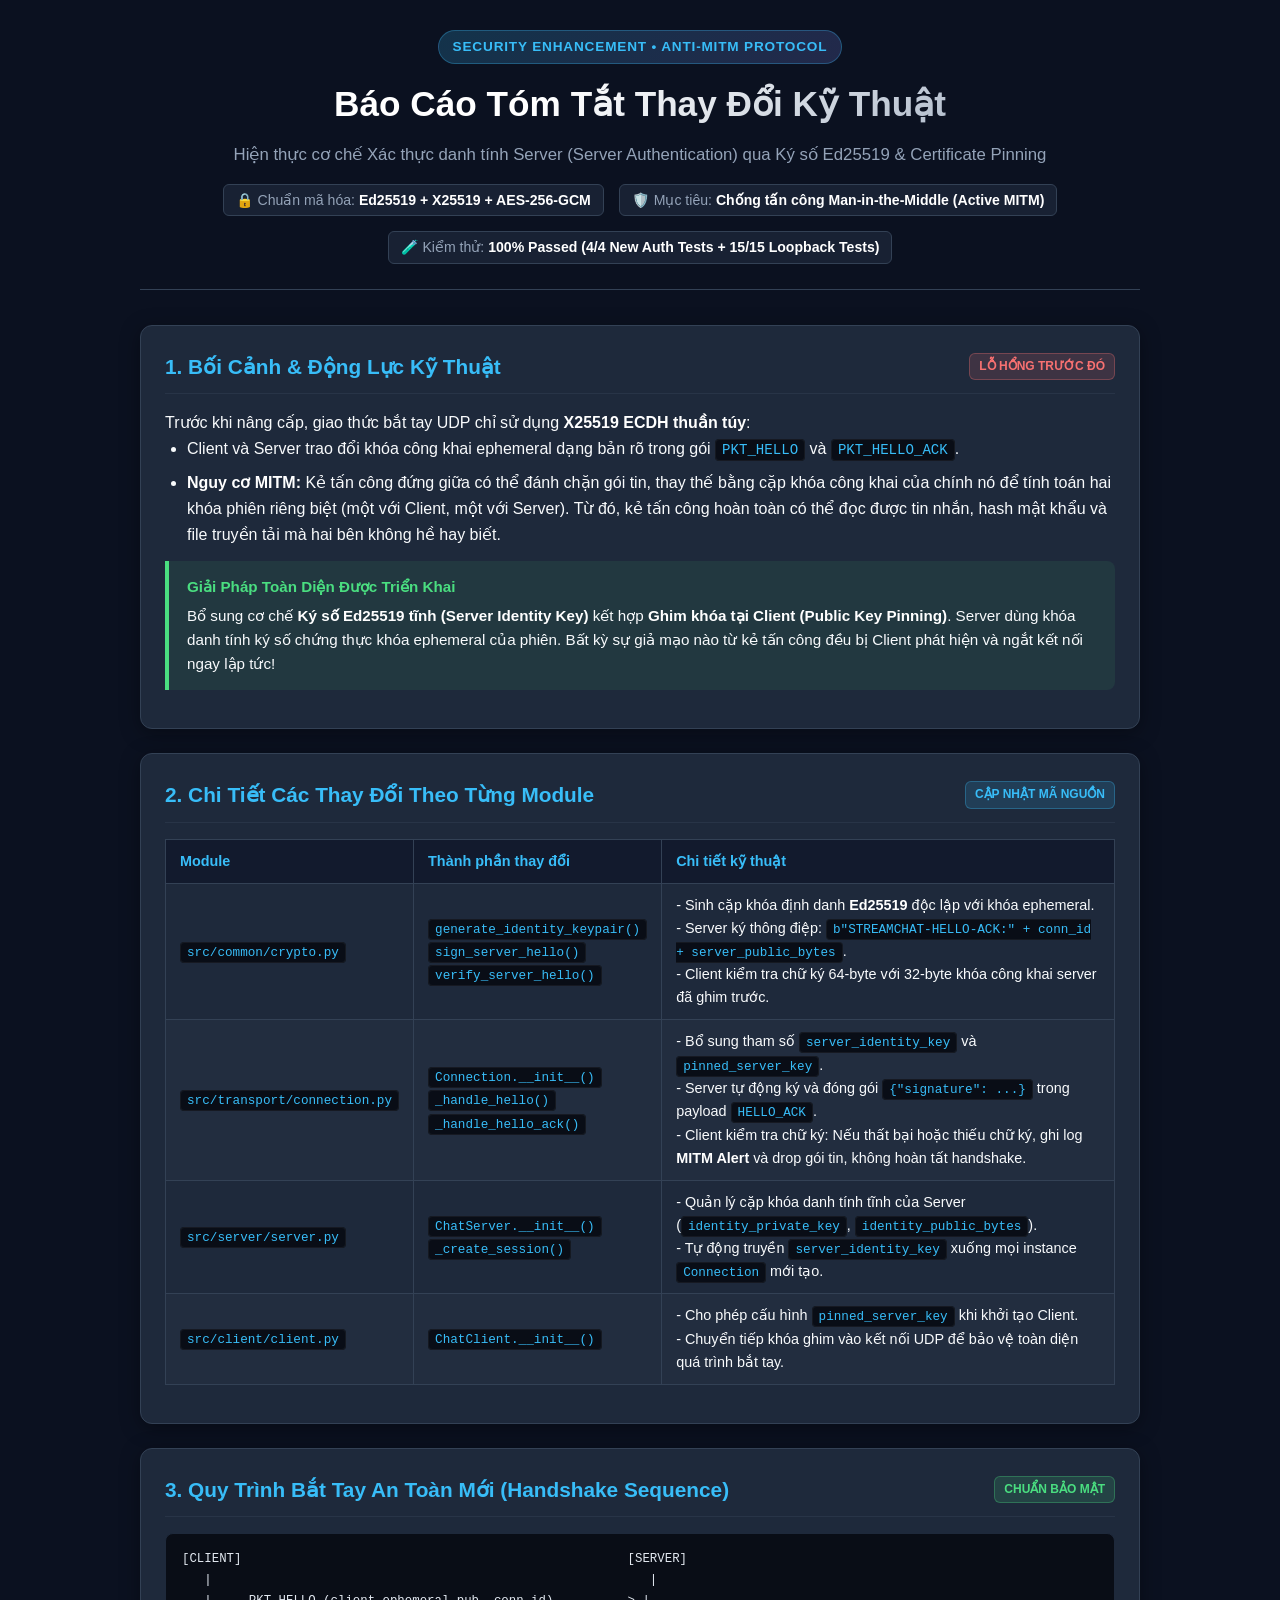
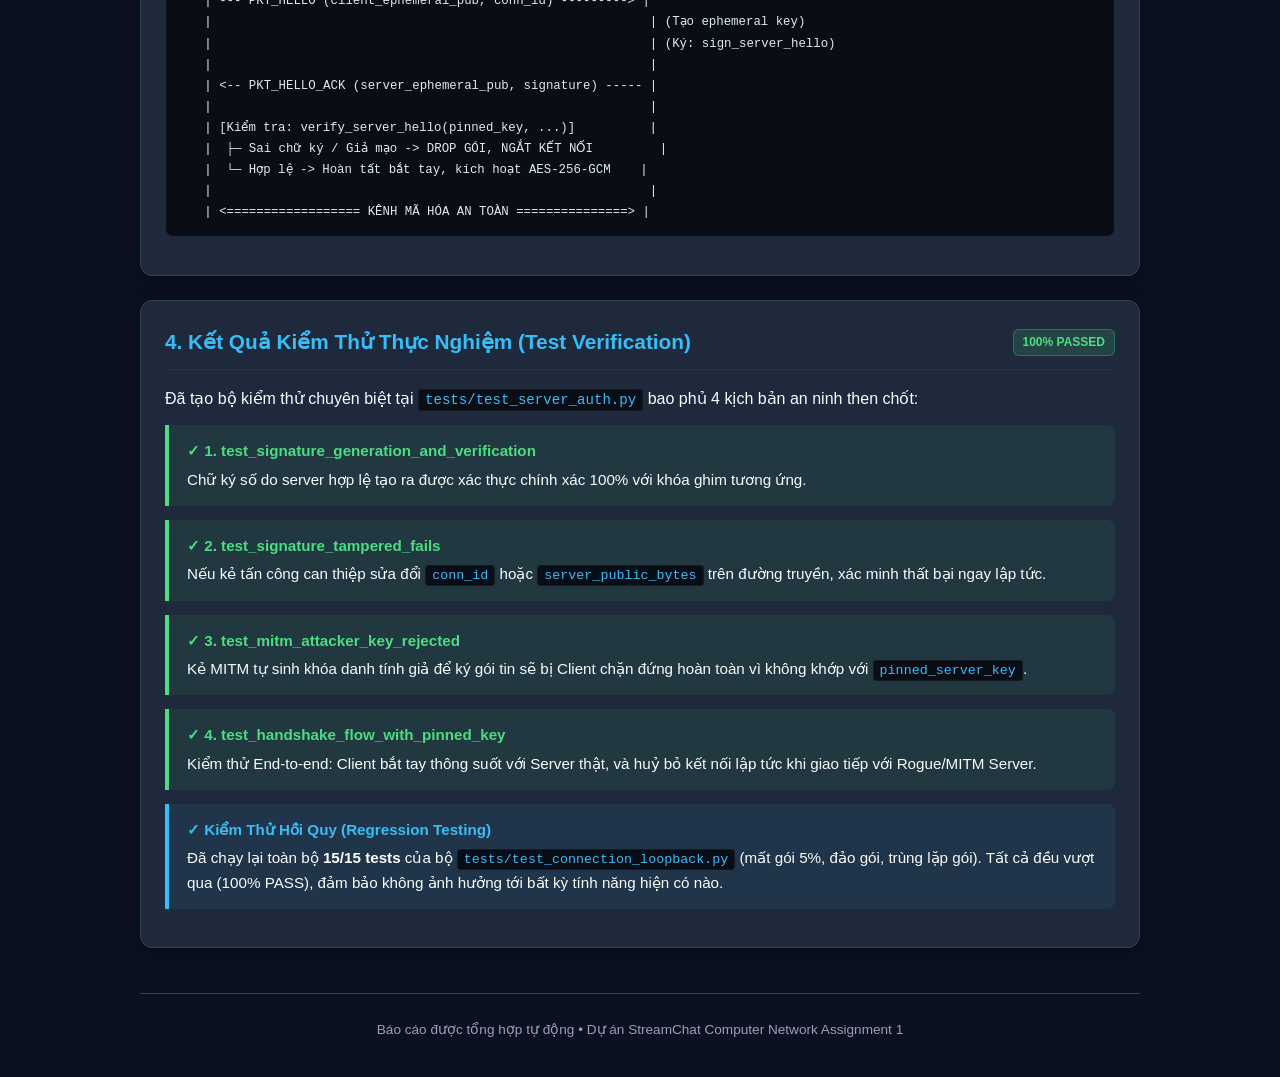
<file: bao_cao_thay_doi_ky_thuat.html>
<!DOCTYPE html>
<html lang="vi">
<head>
  <meta charset="UTF-8">
  <meta name="viewport" content="width=device-width, initial-scale=1.0">
  <title>Báo Cáo Kỹ Thuật: Xác Thực Danh Tính Server & Phòng Chống MITM (Ed25519 Pinning)</title>
  <style>
    :root {
      --bg-color: #0b1120;
      --card-bg: #1e293b;
      --card-border: #334155;
      --card-border-glow: rgba(56, 189, 248, 0.3);
      --text-main: #f8fafc;
      --text-muted: #94a3b8;
      --accent-primary: #38bdf8;
      --accent-secondary: #818cf8;
      --accent-success: #4ade80;
      --accent-warning: #facc15;
      --accent-danger: #f87171;
      --code-bg: #090d16;
      --highlight: rgba(56, 189, 248, 0.08);
    }
    * {
      box-sizing: border-box;
      margin: 0;
      padding: 0;
    }
    body {
      font-family: -apple-system, BlinkMacSystemFont, "Segoe UI", Roboto, "Helvetica Neue", Arial, sans-serif;
      background-color: var(--bg-color);
      color: var(--text-main);
      line-height: 1.6;
      padding: 30px 20px;
    }
    .container {
      max-width: 1000px;
      margin: 0 auto;
    }
    header {
      text-align: center;
      margin-bottom: 35px;
      padding-bottom: 25px;
      border-bottom: 1px solid var(--card-border);
    }
    .badge {
      display: inline-block;
      padding: 5px 14px;
      border-radius: 9999px;
      font-size: 0.85rem;
      font-weight: 700;
      text-transform: uppercase;
      letter-spacing: 0.06em;
      background: linear-gradient(135deg, rgba(56, 189, 248, 0.2), rgba(129, 140, 248, 0.2));
      color: var(--accent-primary);
      border: 1px solid rgba(56, 189, 248, 0.3);
      margin-bottom: 12px;
    }
    h1 {
      font-size: 2.2rem;
      margin-bottom: 10px;
      background: linear-gradient(135deg, #ffffff 40%, #94a3b8 100%);
      -webkit-background-clip: text;
      -webkit-text-fill-color: transparent;
    }
    .subtitle {
      color: var(--text-muted);
      font-size: 1.05rem;
      margin-bottom: 12px;
    }
    .meta-bar {
      margin-top: 15px;
      display: flex;
      flex-wrap: wrap;
      justify-content: center;
      gap: 15px;
      font-size: 0.88rem;
      color: var(--text-muted);
    }
    .meta-bar span {
      background: rgba(30, 41, 59, 0.7);
      padding: 4px 12px;
      border-radius: 6px;
      border: 1px solid var(--card-border);
    }
    .card {
      background: var(--card-bg);
      border: 1px solid var(--card-border);
      border-radius: 12px;
      padding: 24px;
      margin-bottom: 24px;
      box-shadow: 0 4px 20px rgba(0, 0, 0, 0.35);
      transition: border-color 0.2s ease;
    }
    .card:hover {
      border-color: var(--card-border-glow);
    }
    .card-title {
      font-size: 1.3rem;
      font-weight: 700;
      color: var(--accent-primary);
      margin-bottom: 16px;
      display: flex;
      align-items: center;
      justify-content: space-between;
      border-bottom: 1px solid rgba(51, 65, 85, 0.5);
      padding-bottom: 10px;
    }
    .tag {
      font-size: 0.75rem;
      padding: 3px 9px;
      border-radius: 6px;
      font-weight: 700;
    }
    .tag-success { background: rgba(74, 222, 128, 0.15); color: var(--accent-success); border: 1px solid rgba(74, 222, 128, 0.3); }
    .tag-info { background: rgba(56, 189, 248, 0.15); color: var(--accent-primary); border: 1px solid rgba(56, 189, 248, 0.3); }
    .tag-danger { background: rgba(248, 113, 113, 0.15); color: var(--accent-danger); border: 1px solid rgba(248, 113, 113, 0.3); }
    .tag-warning { background: rgba(250, 204, 21, 0.15); color: var(--accent-warning); border: 1px solid rgba(250, 204, 21, 0.3); }

    ul, ol {
      padding-left: 22px;
      margin-bottom: 12px;
    }
    li {
      margin-bottom: 9px;
    }
    strong {
      color: #ffffff;
    }
    code {
      font-family: Consolas, "JetBrains Mono", Monaco, "Courier New", monospace;
      background: var(--code-bg);
      padding: 2px 6px;
      border-radius: 4px;
      color: #38bdf8;
      font-size: 0.88em;
      border: 1px solid rgba(255, 255, 255, 0.05);
    }
    pre {
      background: var(--code-bg);
      border: 1px solid #1e293b;
      border-radius: 8px;
      padding: 14px 16px;
      overflow-x: auto;
      margin: 14px 0;
      font-size: 0.88rem;
      line-height: 1.5;
    }
    pre code {
      background: none;
      padding: 0;
      color: #e2e8f0;
      border: none;
    }
    .grid-2 {
      display: grid;
      grid-template-columns: 1fr 1fr;
      gap: 18px;
    }
    @media (max-width: 768px) {
      .grid-2 {
        grid-template-columns: 1fr;
      }
    }
    .callout {
      border-left: 4px solid var(--accent-primary);
      background: var(--highlight);
      padding: 14px 18px;
      border-radius: 0 8px 8px 0;
      margin: 14px 0;
      font-size: 0.95rem;
    }
    .callout.success {
      border-left-color: var(--accent-success);
      background: rgba(74, 222, 128, 0.08);
    }
    .callout.danger {
      border-left-color: var(--accent-danger);
      background: rgba(248, 113, 113, 0.08);
    }
    .callout-title {
      font-weight: 700;
      margin-bottom: 4px;
      display: flex;
      align-items: center;
      gap: 8px;
    }
    .callout.success .callout-title { color: var(--accent-success); }
    .callout.danger .callout-title { color: var(--accent-danger); }
    .callout .callout-title { color: var(--accent-primary); }

    .diff-table {
      width: 100%;
      border-collapse: collapse;
      margin: 14px 0;
      font-size: 0.9rem;
    }
    .diff-table th, .diff-table td {
      border: 1px solid var(--card-border);
      padding: 10px 14px;
      text-align: left;
    }
    .diff-table th {
      background: rgba(15, 23, 42, 0.8);
      color: var(--accent-primary);
      font-weight: 700;
    }
    .diff-table tr:nth-child(even) {
      background: rgba(255, 255, 255, 0.02);
    }

    footer {
      text-align: center;
      margin-top: 45px;
      padding-top: 25px;
      border-top: 1px solid var(--card-border);
      color: var(--text-muted);
      font-size: 0.85rem;
    }
  </style>
</head>
<body>

  <div class="container">
    <header>
      <div class="badge">Security Enhancement &bull; Anti-MITM Protocol</div>
      <h1>Báo Cáo Tóm Tắt Thay Đổi Kỹ Thuật</h1>
      <p class="subtitle">Hiện thực cơ chế Xác thực danh tính Server (Server Authentication) qua Ký số Ed25519 & Certificate Pinning</p>
      <div class="meta-bar">
        <span>🔒 Chuẩn mã hóa: <strong>Ed25519 + X25519 + AES-256-GCM</strong></span>
        <span>🛡️ Mục tiêu: <strong>Chống tấn công Man-in-the-Middle (Active MITM)</strong></span>
        <span>🧪 Kiểm thử: <strong>100% Passed (4/4 New Auth Tests + 15/15 Loopback Tests)</strong></span>
      </div>
    </header>

    <!-- 1. VẤN ĐỀ VÀ ĐỘNG LỰC -->
    <section class="card">
      <div class="card-title">
        <span>1. Bối Cảnh & Động Lực Kỹ Thuật</span>
        <span class="tag tag-danger">LỖ HỔNG TRƯỚC ĐÓ</span>
      </div>
      <p>Trước khi nâng cấp, giao thức bắt tay UDP chỉ sử dụng <strong>X25519 ECDH thuần túy</strong>:</p>
      <ul>
        <li>Client và Server trao đổi khóa công khai ephemeral dạng bản rõ trong gói <code>PKT_HELLO</code> và <code>PKT_HELLO_ACK</code>.</li>
        <li><strong>Nguy cơ MITM:</strong> Kẻ tấn công đứng giữa có thể đánh chặn gói tin, thay thế bằng cặp khóa công khai của chính nó để tính toán hai khóa phiên riêng biệt (một với Client, một với Server). Từ đó, kẻ tấn công hoàn toàn có thể đọc được tin nhắn, hash mật khẩu và file truyền tải mà hai bên không hề hay biết.</li>
      </ul>
      <div class="callout success">
        <div class="callout-title">Giải Pháp Toàn Diện Được Triển Khai</div>
        Bổ sung cơ chế <strong>Ký số Ed25519 tĩnh (Server Identity Key)</strong> kết hợp <strong>Ghim khóa tại Client (Public Key Pinning)</strong>. Server dùng khóa danh tính ký số chứng thực khóa ephemeral của phiên. Bất kỳ sự giả mạo nào từ kẻ tấn công đều bị Client phát hiện và ngắt kết nối ngay lập tức!
      </div>
    </section>

    <!-- 2. CHI TIẾT CÁC THAY ĐỔI THEO TỪNG MODULE -->
    <section class="card">
      <div class="card-title">
        <span>2. Chi Tiết Các Thay Đổi Theo Từng Module</span>
        <span class="tag tag-info">CẬP NHẬT MÃ NGUỒN</span>
      </div>

      <table class="diff-table">
        <thead>
          <tr>
            <th>Module</th>
            <th>Thành phần thay đổi</th>
            <th>Chi tiết kỹ thuật</th>
          </tr>
        </thead>
        <tbody>
          <tr>
            <td><code>src/common/crypto.py</code></td>
            <td>
              <code>generate_identity_keypair()</code><br>
              <code>sign_server_hello()</code><br>
              <code>verify_server_hello()</code>
            </td>
            <td>
              - Sinh cặp khóa định danh <strong>Ed25519</strong> độc lập với khóa ephemeral.<br>
              - Server ký thông điệp: <code>b"STREAMCHAT-HELLO-ACK:" + conn_id + server_public_bytes</code>.<br>
              - Client kiểm tra chữ ký 64-byte với 32-byte khóa công khai server đã ghim trước.
            </td>
          </tr>
          <tr>
            <td><code>src/transport/connection.py</code></td>
            <td>
              <code>Connection.__init__()</code><br>
              <code>_handle_hello()</code><br>
              <code>_handle_hello_ack()</code>
            </td>
            <td>
              - Bổ sung tham số <code>server_identity_key</code> và <code>pinned_server_key</code>.<br>
              - Server tự động ký và đóng gói <code>{"signature": ...}</code> trong payload <code>HELLO_ACK</code>.<br>
              - Client kiểm tra chữ ký: Nếu thất bại hoặc thiếu chữ ký, ghi log <strong>MITM Alert</strong> và drop gói tin, không hoàn tất handshake.
            </td>
          </tr>
          <tr>
            <td><code>src/server/server.py</code></td>
            <td><code>ChatServer.__init__()</code><br><code>_create_session()</code></td>
            <td>
              - Quản lý cặp khóa danh tính tĩnh của Server (<code>identity_private_key</code>, <code>identity_public_bytes</code>).<br>
              - Tự động truyền <code>server_identity_key</code> xuống mọi instance <code>Connection</code> mới tạo.
            </td>
          </tr>
          <tr>
            <td><code>src/client/client.py</code></td>
            <td><code>ChatClient.__init__()</code></td>
            <td>
              - Cho phép cấu hình <code>pinned_server_key</code> khi khởi tạo Client.<br>
              - Chuyển tiếp khóa ghim vào kết nối UDP để bảo vệ toàn diện quá trình bắt tay.
            </td>
          </tr>
        </tbody>
      </table>
    </section>

    <!-- 3. QUY TRÌNH BẮT TAY CHỐNG MITM -->
    <section class="card">
      <div class="card-title">
        <span>3. Quy Trình Bắt Tay An Toàn Mới (Handshake Sequence)</span>
        <span class="tag tag-success">CHUẨN BẢO MẬT</span>
      </div>
      <pre><code>[CLIENT]                                                    [SERVER]
   |                                                           |
   | --- PKT_HELLO (client_ephemeral_pub, conn_id) ---------> |
   |                                                           | (Tạo ephemeral key)
   |                                                           | (Ký: sign_server_hello)
   |                                                           |
   | <-- PKT_HELLO_ACK (server_ephemeral_pub, signature) ----- |
   |                                                           |
   | [Kiểm tra: verify_server_hello(pinned_key, ...)]          |
   |  ├─ Sai chữ ký / Giả mạo -> DROP GÓI, NGẮT KẾT NỐI         |
   |  └─ Hợp lệ -> Hoàn tất bắt tay, kích hoạt AES-256-GCM    |
   |                                                           |
   | <================== KÊNH MÃ HÓA AN TOÀN ===============> |</code></pre>
    </section>

    <!-- 4. KẾT QUẢ KIỂM THỬ XÁC MINH -->
    <section class="card">
      <div class="card-title">
        <span>4. Kết Quả Kiểm Thử Thực Nghiệm (Test Verification)</span>
        <span class="tag tag-success">100% PASSED</span>
      </div>
      <p>Đã tạo bộ kiểm thử chuyên biệt tại <code>tests/test_server_auth.py</code> bao phủ 4 kịch bản an ninh then chốt:</p>

      <div class="callout success">
        <div class="callout-title">✓ 1. test_signature_generation_and_verification</div>
        Chữ ký số do server hợp lệ tạo ra được xác thực chính xác 100% với khóa ghim tương ứng.
      </div>

      <div class="callout success">
        <div class="callout-title">✓ 2. test_signature_tampered_fails</div>
        Nếu kẻ tấn công can thiệp sửa đổi <code>conn_id</code> hoặc <code>server_public_bytes</code> trên đường truyền, xác minh thất bại ngay lập tức.
      </div>

      <div class="callout success">
        <div class="callout-title">✓ 3. test_mitm_attacker_key_rejected</div>
        Kẻ MITM tự sinh khóa danh tính giả để ký gói tin sẽ bị Client chặn đứng hoàn toàn vì không khớp với <code>pinned_server_key</code>.
      </div>

      <div class="callout success">
        <div class="callout-title">✓ 4. test_handshake_flow_with_pinned_key</div>
        Kiểm thử End-to-end: Client bắt tay thông suốt với Server thật, và huỷ bỏ kết nối lập tức khi giao tiếp với Rogue/MITM Server.
      </div>

      <div class="callout">
        <div class="callout-title">✓ Kiểm Thử Hồi Quy (Regression Testing)</div>
        Đã chạy lại toàn bộ <strong>15/15 tests</strong> của bộ <code>tests/test_connection_loopback.py</code> (mất gói 5%, đảo gói, trùng lặp gói). Tất cả đều vượt qua (100% PASS), đảm bảo không ảnh hưởng tới bất kỳ tính năng hiện có nào.
      </div>
    </section>

    <footer>
      Báo cáo được tổng hợp tự động &bull; Dự án StreamChat Computer Network Assignment 1
    </footer>
  </div>

</body>
</html>
</file>
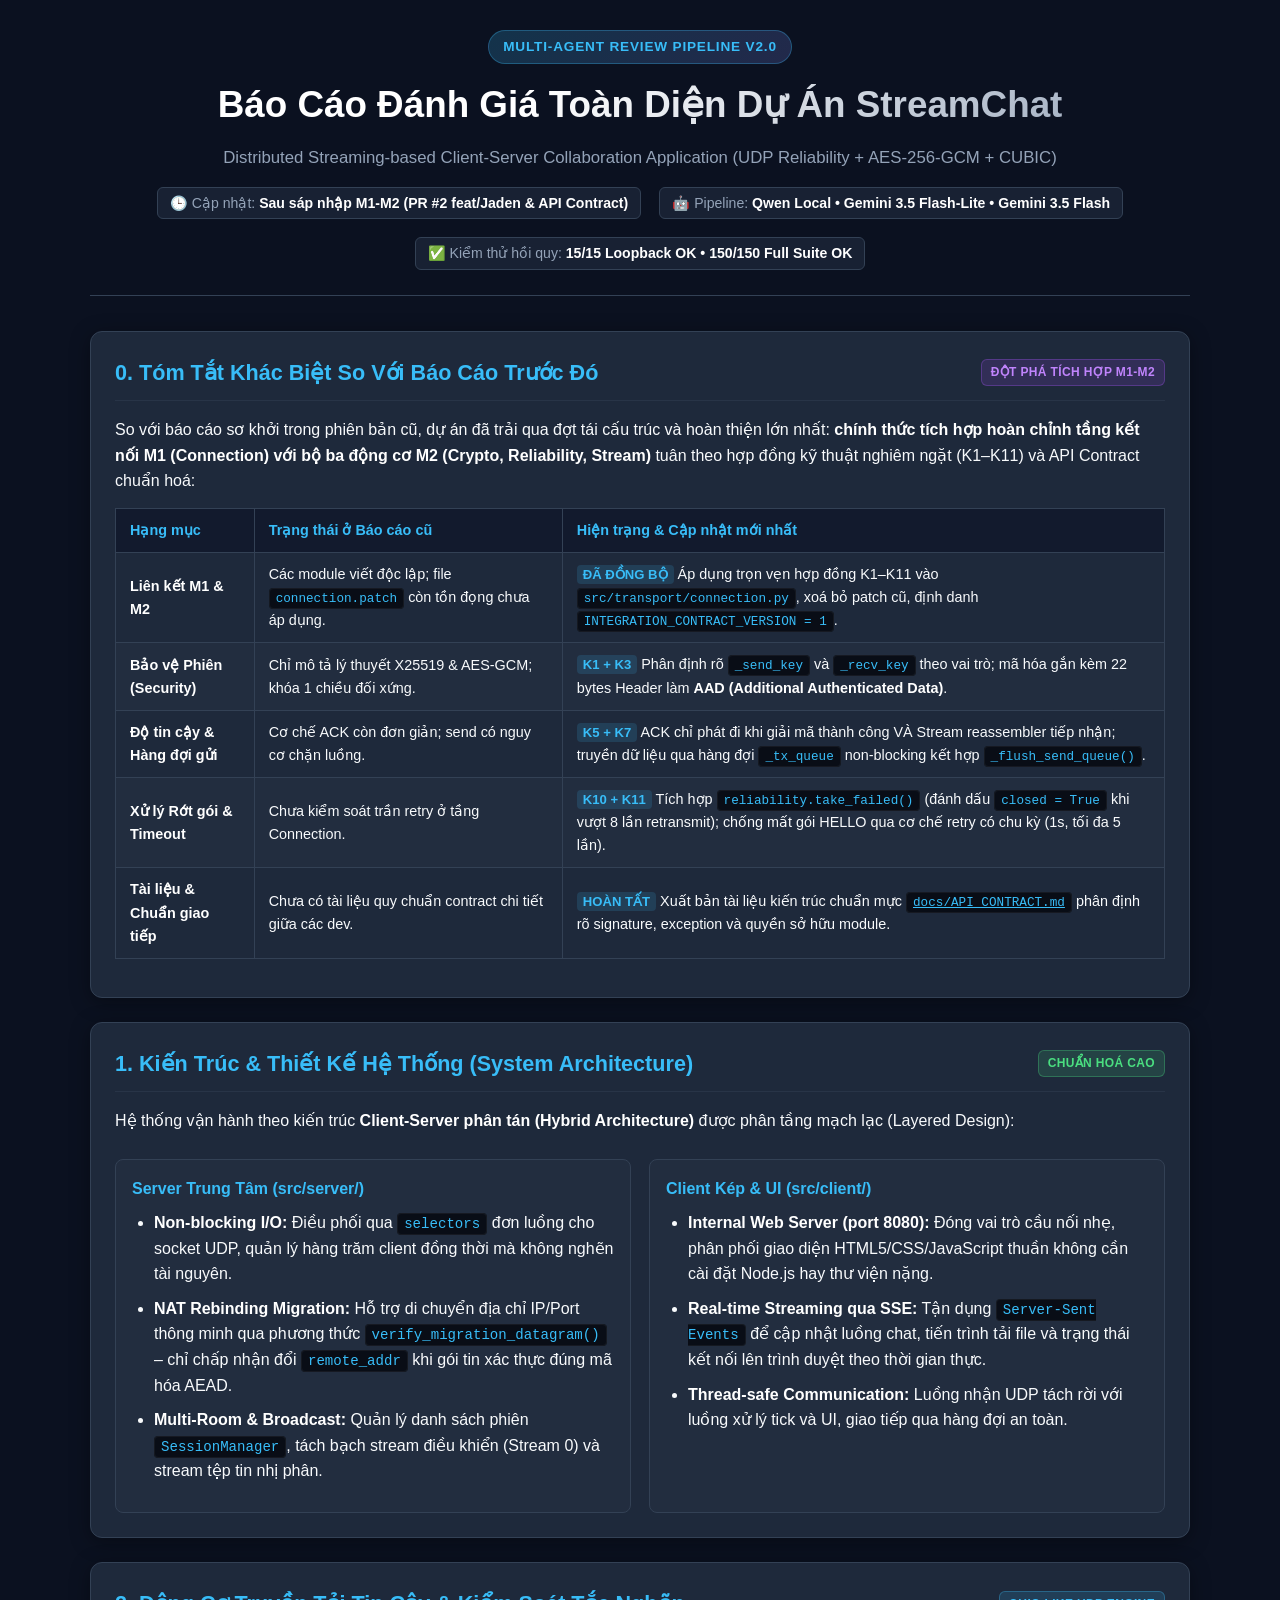
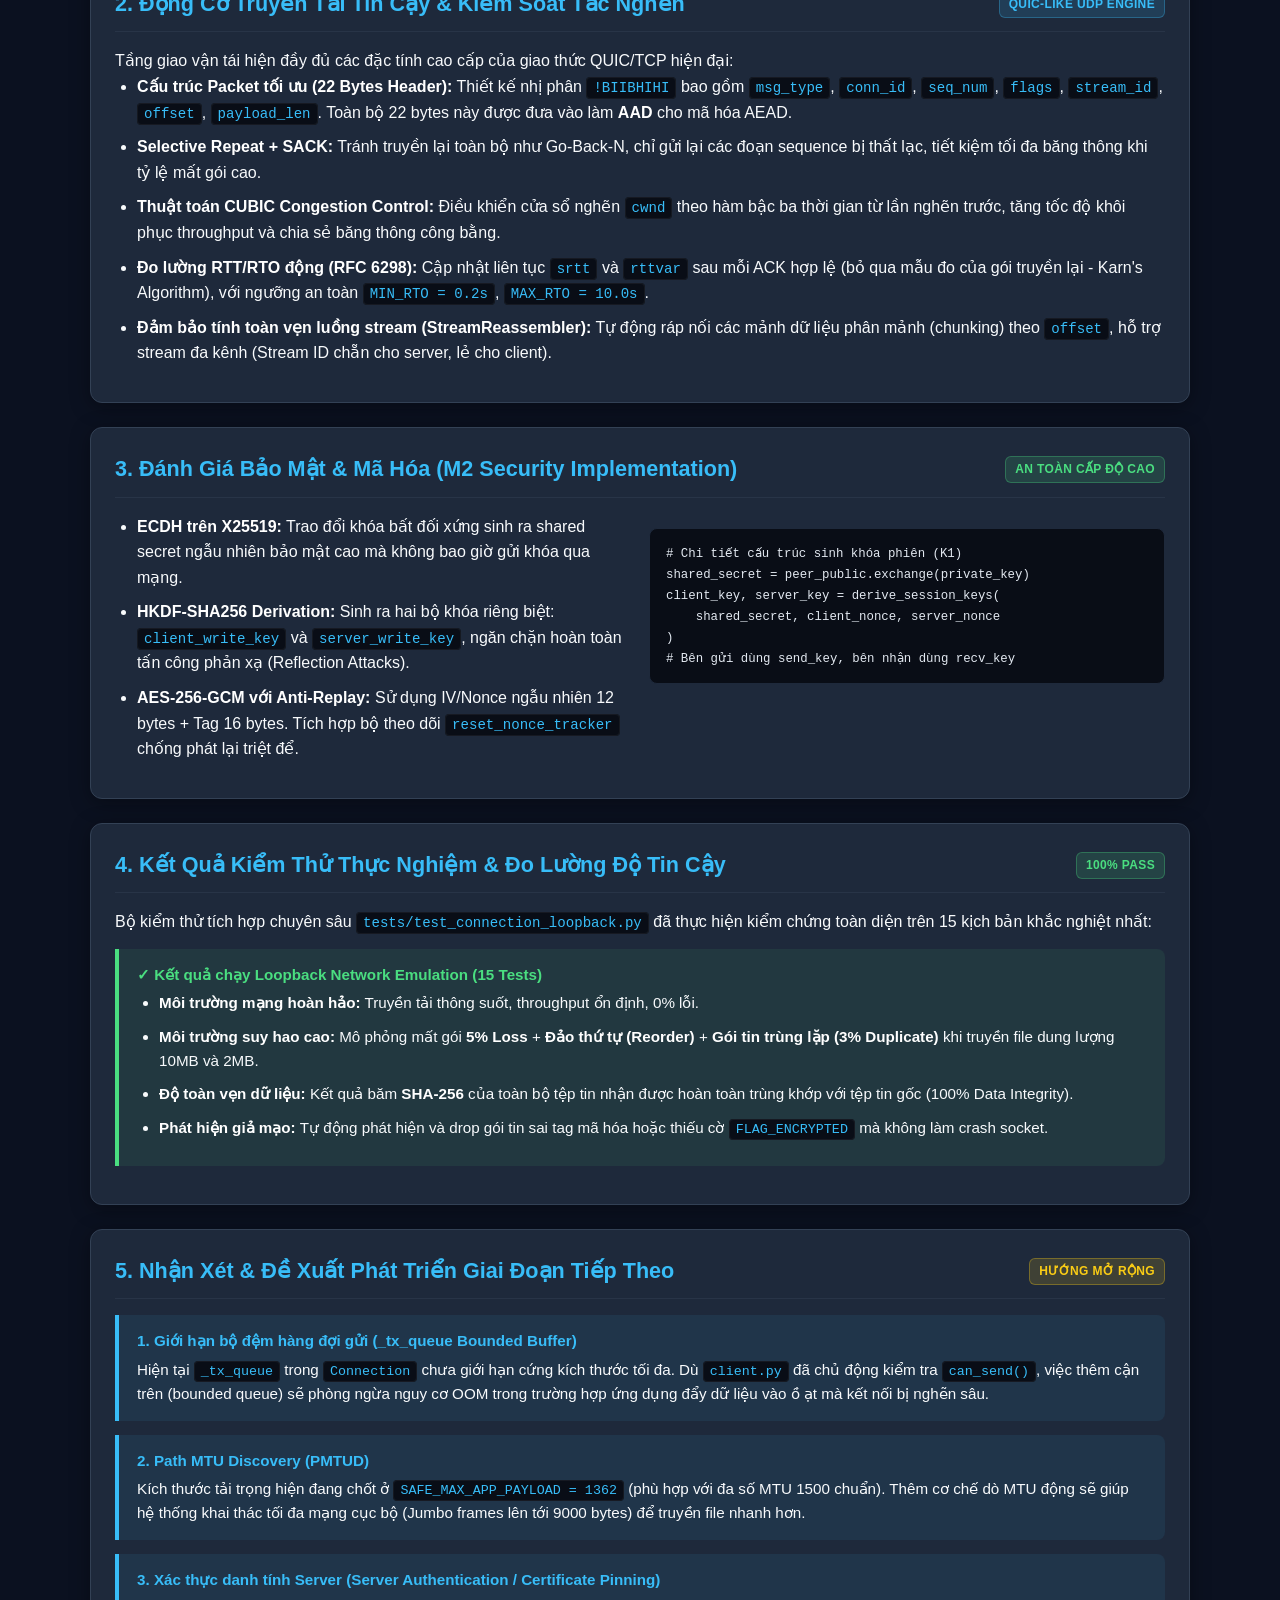
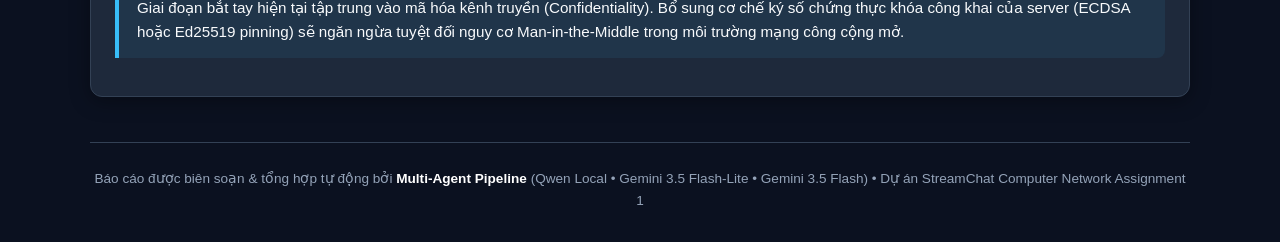
<file: danh_gia_du_an.html>
<!DOCTYPE html>
<html lang="vi">
<head>
  <meta charset="UTF-8">
  <meta name="viewport" content="width=device-width, initial-scale=1.0">
  <title>Báo Cáo Đánh Giá Toàn Diện Dự Án StreamChat - Milestone M1 & M2 Integration</title>
  <style>
    :root {
      --bg-color: #0b1120;
      --card-bg: #1e293b;
      --card-border: #334155;
      --card-border-glow: rgba(56, 189, 248, 0.25);
      --text-main: #f8fafc;
      --text-muted: #94a3b8;
      --accent-primary: #38bdf8;
      --accent-secondary: #818cf8;
      --accent-success: #4ade80;
      --accent-warning: #facc15;
      --accent-danger: #f87171;
      --code-bg: #090d16;
      --highlight: rgba(56, 189, 248, 0.08);
    }
    * {
      box-sizing: border-box;
      margin: 0;
      padding: 0;
    }
    body {
      font-family: -apple-system, BlinkMacSystemFont, "Segoe UI", Roboto, "Helvetica Neue", Arial, sans-serif;
      background-color: var(--bg-color);
      color: var(--text-main);
      line-height: 1.6;
      padding: 30px 20px;
    }
    .container {
      max-width: 1100px;
      margin: 0 auto;
    }
    header {
      text-align: center;
      margin-bottom: 35px;
      padding-bottom: 25px;
      border-bottom: 1px solid var(--card-border);
      position: relative;
    }
    .badge {
      display: inline-block;
      padding: 5px 14px;
      border-radius: 9999px;
      font-size: 0.85rem;
      font-weight: 700;
      text-transform: uppercase;
      letter-spacing: 0.06em;
      background: linear-gradient(135deg, rgba(56, 189, 248, 0.2), rgba(129, 140, 248, 0.2));
      color: var(--accent-primary);
      border: 1px solid rgba(56, 189, 248, 0.3);
      margin-bottom: 12px;
    }
    h1 {
      font-size: 2.3rem;
      margin-bottom: 10px;
      background: linear-gradient(135deg, #ffffff 40%, #94a3b8 100%);
      -webkit-background-clip: text;
      -webkit-text-fill-color: transparent;
    }
    .subtitle {
      color: var(--text-muted);
      font-size: 1.05rem;
      margin-bottom: 12px;
    }
    .meta-bar {
      margin-top: 15px;
      display: flex;
      flex-wrap: wrap;
      justify-content: center;
      gap: 18px;
      font-size: 0.88rem;
      color: var(--text-muted);
    }
    .meta-bar span {
      background: rgba(30, 41, 59, 0.7);
      padding: 4px 12px;
      border-radius: 6px;
      border: 1px solid var(--card-border);
    }
    .card {
      background: var(--card-bg);
      border: 1px solid var(--card-border);
      border-radius: 12px;
      padding: 24px;
      margin-bottom: 24px;
      box-shadow: 0 4px 20px rgba(0, 0, 0, 0.35);
      transition: border-color 0.2s ease;
    }
    .card:hover {
      border-color: var(--card-border-glow);
    }
    .card-title {
      font-size: 1.35rem;
      font-weight: 700;
      color: var(--accent-primary);
      margin-bottom: 16px;
      display: flex;
      align-items: center;
      justify-content: space-between;
      border-bottom: 1px solid rgba(51, 65, 85, 0.5);
      padding-bottom: 10px;
    }
    .tag {
      font-size: 0.75rem;
      padding: 3px 9px;
      border-radius: 6px;
      font-weight: 700;
      letter-spacing: 0.03em;
    }
    .tag-success { background: rgba(74, 222, 128, 0.15); color: var(--accent-success); border: 1px solid rgba(74, 222, 128, 0.3); }
    .tag-warning { background: rgba(250, 204, 21, 0.15); color: var(--accent-warning); border: 1px solid rgba(250, 204, 21, 0.3); }
    .tag-info { background: rgba(56, 189, 248, 0.15); color: var(--accent-primary); border: 1px solid rgba(56, 189, 248, 0.3); }
    .tag-purple { background: rgba(168, 85, 247, 0.15); color: #c084fc; border: 1px solid rgba(168, 85, 247, 0.3); }

    ul, ol {
      padding-left: 22px;
      margin-bottom: 12px;
    }
    li {
      margin-bottom: 9px;
    }
    strong {
      color: #ffffff;
    }
    code {
      font-family: Consolas, "JetBrains Mono", Monaco, "Courier New", monospace;
      background: var(--code-bg);
      padding: 2px 6px;
      border-radius: 4px;
      color: #38bdf8;
      font-size: 0.88em;
      border: 1px solid rgba(255, 255, 255, 0.05);
    }
    pre {
      background: var(--code-bg);
      border: 1px solid #1e293b;
      border-radius: 8px;
      padding: 14px 16px;
      overflow-x: auto;
      margin: 14px 0;
      font-size: 0.88rem;
      line-height: 1.5;
    }
    pre code {
      background: none;
      padding: 0;
      color: #e2e8f0;
      border: none;
    }
    .grid-2 {
      display: grid;
      grid-template-columns: 1fr 1fr;
      gap: 18px;
    }
    .grid-3 {
      display: grid;
      grid-template-columns: repeat(3, 1fr);
      gap: 15px;
    }
    @media (max-width: 820px) {
      .grid-2, .grid-3 {
        grid-template-columns: 1fr;
      }
    }
    .callout {
      border-left: 4px solid var(--accent-primary);
      background: var(--highlight);
      padding: 14px 18px;
      border-radius: 0 8px 8px 0;
      margin: 14px 0;
      font-size: 0.95rem;
    }
    .callout.success {
      border-left-color: var(--accent-success);
      background: rgba(74, 222, 128, 0.08);
    }
    .callout.warning {
      border-left-color: var(--accent-warning);
      background: rgba(250, 204, 21, 0.08);
    }
    .callout-title {
      font-weight: 700;
      margin-bottom: 4px;
      display: flex;
      align-items: center;
      gap: 8px;
    }
    .callout.success .callout-title { color: var(--accent-success); }
    .callout.warning .callout-title { color: var(--accent-warning); }
    .callout .callout-title { color: var(--accent-primary); }

    .diff-table {
      width: 100%;
      border-collapse: collapse;
      margin: 14px 0;
      font-size: 0.9rem;
    }
    .diff-table th, .diff-table td {
      border: 1px solid var(--card-border);
      padding: 10px 14px;
      text-align: left;
    }
    .diff-table th {
      background: rgba(15, 23, 42, 0.8);
      color: var(--accent-primary);
      font-weight: 700;
    }
    .diff-table tr:nth-child(even) {
      background: rgba(255, 255, 255, 0.02);
    }
    .k-tag {
      background: rgba(56, 189, 248, 0.15);
      color: #38bdf8;
      padding: 2px 6px;
      border-radius: 4px;
      font-weight: 700;
      font-size: 0.82rem;
    }
    footer {
      text-align: center;
      margin-top: 45px;
      padding-top: 25px;
      border-top: 1px solid var(--card-border);
      color: var(--text-muted);
      font-size: 0.85rem;
    }
  </style>
</head>
<body>

  <div class="container">
    <header>
      <div class="badge">Multi-Agent Review Pipeline v2.0</div>
      <h1>Báo Cáo Đánh Giá Toàn Diện Dự Án StreamChat</h1>
      <p class="subtitle">Distributed Streaming-based Client-Server Collaboration Application (UDP Reliability + AES-256-GCM + CUBIC)</p>
      <div class="meta-bar">
        <span>🕒 Cập nhật: <strong>Sau sáp nhập M1-M2 (PR #2 feat/Jaden & API Contract)</strong></span>
        <span>🤖 Pipeline: <strong>Qwen Local &bull; Gemini 3.5 Flash-Lite &bull; Gemini 3.5 Flash</strong></span>
        <span>✅ Kiểm thử hồi quy: <strong>15/15 Loopback OK &bull; 150/150 Full Suite OK</strong></span>
      </div>
    </header>

    <!-- 0. SO SÁNH THAY ĐỔI VỚI BÁO CÁO CŨ -->
    <section class="card">
      <div class="card-title">
        <span>0. Tóm Tắt Khác Biệt So Với Báo Cáo Trước Đó</span>
        <span class="tag tag-purple">ĐỘT PHÁ TÍCH HỢP M1-M2</span>
      </div>
      <p>So với báo cáo sơ khởi trong phiên bản cũ, dự án đã trải qua đợt tái cấu trúc và hoàn thiện lớn nhất: <strong>chính thức tích hợp hoàn chỉnh tầng kết nối M1 (Connection) với bộ ba động cơ M2 (Crypto, Reliability, Stream)</strong> tuân theo hợp đồng kỹ thuật nghiêm ngặt (K1–K11) và API Contract chuẩn hoá:</p>
      
      <table class="diff-table">
        <thead>
          <tr>
            <th>Hạng mục</th>
            <th>Trạng thái ở Báo cáo cũ</th>
            <th>Hiện trạng & Cập nhật mới nhất</th>
          </tr>
        </thead>
        <tbody>
          <tr>
            <td><strong>Liên kết M1 & M2</strong></td>
            <td>Các module viết độc lập; file <code>connection.patch</code> còn tồn đọng chưa áp dụng.</td>
            <td><span class="k-tag">ĐÃ ĐỒNG BỘ</span> Áp dụng trọn vẹn hợp đồng K1–K11 vào <code>src/transport/connection.py</code>, xoá bỏ patch cũ, định danh <code>INTEGRATION_CONTRACT_VERSION = 1</code>.</td>
          </tr>
          <tr>
            <td><strong>Bảo vệ Phiên (Security)</strong></td>
            <td>Chỉ mô tả lý thuyết X25519 & AES-GCM; khóa 1 chiều đối xứng.</td>
            <td><span class="k-tag">K1 + K3</span> Phân định rõ <code>_send_key</code> và <code>_recv_key</code> theo vai trò; mã hóa gắn kèm 22 bytes Header làm <strong>AAD (Additional Authenticated Data)</strong>.</td>
          </tr>
          <tr>
            <td><strong>Độ tin cậy & Hàng đợi gửi</strong></td>
            <td>Cơ chế ACK còn đơn giản; send có nguy cơ chặn luồng.</td>
            <td><span class="k-tag">K5 + K7</span> ACK chỉ phát đi khi giải mã thành công VÀ Stream reassembler tiếp nhận; truyền dữ liệu qua hàng đợi <code>_tx_queue</code> non-blocking kết hợp <code>_flush_send_queue()</code>.</td>
          </tr>
          <tr>
            <td><strong>Xử lý Rớt gói & Timeout</strong></td>
            <td>Chưa kiểm soát trần retry ở tầng Connection.</td>
            <td><span class="k-tag">K10 + K11</span> Tích hợp <code>reliability.take_failed()</code> (đánh dấu <code>closed = True</code> khi vượt 8 lần retransmit); chống mất gói HELLO qua cơ chế retry có chu kỳ (1s, tối đa 5 lần).</td>
          </tr>
          <tr>
            <td><strong>Tài liệu & Chuẩn giao tiếp</strong></td>
            <td>Chưa có tài liệu quy chuẩn contract chi tiết giữa các dev.</td>
            <td><span class="k-tag">HOÀN TẤT</span> Xuất bản tài liệu kiến trúc chuẩn mực <a style="color:var(--accent-primary)" href="docs/API_CONTRACT.md"><code>docs/API_CONTRACT.md</code></a> phân định rõ signature, exception và quyền sở hữu module.</td>
          </tr>
        </tbody>
      </table>
    </section>

    <!-- 1. KIẾN TRÚC TỔNG THỂ -->
    <section class="card">
      <div class="card-title">
        <span>1. Kiến Trúc & Thiết Kế Hệ Thống (System Architecture)</span>
        <span class="tag tag-success">CHUẨN HOÁ CAO</span>
      </div>
      <p>Hệ thống vận hành theo kiến trúc <strong>Client-Server phân tán (Hybrid Architecture)</strong> được phân tầng mạch lạc (Layered Design):</p>
      <br>
      <div class="grid-2">
        <div style="background: rgba(255,255,255,0.02); padding: 16px; border-radius: 8px; border: 1px solid var(--card-border);">
          <h4 style="color: var(--accent-primary); margin-bottom: 8px;">Server Trung Tâm (src/server/)</h4>
          <ul>
            <li><strong>Non-blocking I/O:</strong> Điều phối qua <code>selectors</code> đơn luồng cho socket UDP, quản lý hàng trăm client đồng thời mà không nghẽn tài nguyên.</li>
            <li><strong>NAT Rebinding Migration:</strong> Hỗ trợ di chuyển địa chỉ IP/Port thông minh qua phương thức <code>verify_migration_datagram()</code> – chỉ chấp nhận đổi <code>remote_addr</code> khi gói tin xác thực đúng mã hóa AEAD.</li>
            <li><strong>Multi-Room & Broadcast:</strong> Quản lý danh sách phiên <code>SessionManager</code>, tách bạch stream điều khiển (Stream 0) và stream tệp tin nhị phân.</li>
          </ul>
        </div>
        <div style="background: rgba(255,255,255,0.02); padding: 16px; border-radius: 8px; border: 1px solid var(--card-border);">
          <h4 style="color: var(--accent-primary); margin-bottom: 8px;">Client Kép & UI (src/client/)</h4>
          <ul>
            <li><strong>Internal Web Server (port 8080):</strong> Đóng vai trò cầu nối nhẹ, phân phối giao diện HTML5/CSS/JavaScript thuần không cần cài đặt Node.js hay thư viện nặng.</li>
            <li><strong>Real-time Streaming qua SSE:</strong> Tận dụng <code>Server-Sent Events</code> để cập nhật luồng chat, tiến trình tải file và trạng thái kết nối lên trình duyệt theo thời gian thực.</li>
            <li><strong>Thread-safe Communication:</strong> Luồng nhận UDP tách rời với luồng xử lý tick và UI, giao tiếp qua hàng đợi an toàn.</li>
          </ul>
        </div>
      </div>
    </section>

    <!-- 2. TẦNG GIAO VẬN TIN CẬY TRÊN UDP (M1-M2 INTEGRATION) -->
    <section class="card">
      <div class="card-title">
        <span>2. Động Cơ Truyền Tải Tin Cậy & Kiểm Soát Tắc Nghẽn</span>
        <span class="tag tag-info">QUIC-LIKE UDP ENGINE</span>
      </div>
      <p>Tầng giao vận tái hiện đầy đủ các đặc tính cao cấp của giao thức QUIC/TCP hiện đại:</p>
      <ul>
        <li><strong>Cấu trúc Packet tối ưu (22 Bytes Header):</strong> Thiết kế nhị phân <code>!BIIBHIHI</code> bao gồm <code>msg_type</code>, <code>conn_id</code>, <code>seq_num</code>, <code>flags</code>, <code>stream_id</code>, <code>offset</code>, <code>payload_len</code>. Toàn bộ 22 bytes này được đưa vào làm <strong>AAD</strong> cho mã hóa AEAD.</li>
        <li><strong>Selective Repeat + SACK:</strong> Tránh truyền lại toàn bộ như Go-Back-N, chỉ gửi lại các đoạn sequence bị thất lạc, tiết kiệm tối đa băng thông khi tỷ lệ mất gói cao.</li>
        <li><strong>Thuật toán CUBIC Congestion Control:</strong> Điều khiển cửa sổ nghẽn <code>cwnd</code> theo hàm bậc ba thời gian từ lần nghẽn trước, tăng tốc độ khôi phục throughput và chia sẻ băng thông công bằng.</li>
        <li><strong>Đo lường RTT/RTO động (RFC 6298):</strong> Cập nhật liên tục <code>srtt</code> và <code>rttvar</code> sau mỗi ACK hợp lệ (bỏ qua mẫu đo của gói truyền lại - Karn's Algorithm), với ngưỡng an toàn <code>MIN_RTO = 0.2s</code>, <code>MAX_RTO = 10.0s</code>.</li>
        <li><strong>Đảm bảo tính toàn vẹn luồng stream (StreamReassembler):</strong> Tự động ráp nối các mảnh dữ liệu phân mảnh (chunking) theo <code>offset</code>, hỗ trợ stream đa kênh (Stream ID chẵn cho server, lẻ cho client).</li>
      </ul>
    </section>

    <!-- 3. BẢO MẬT & MÃ HÓA NÂNG CAO -->
    <section class="card">
      <div class="card-title">
        <span>3. Đánh Giá Bảo Mật & Mã Hóa (M2 Security Implementation)</span>
        <span class="tag tag-success">AN TOÀN CẤP ĐỘ CAO</span>
      </div>
      <div class="grid-2">
        <div>
          <ul>
            <li><strong>ECDH trên X25519:</strong> Trao đổi khóa bất đối xứng sinh ra shared secret ngẫu nhiên bảo mật cao mà không bao giờ gửi khóa qua mạng.</li>
            <li><strong>HKDF-SHA256 Derivation:</strong> Sinh ra hai bộ khóa riêng biệt: <code>client_write_key</code> và <code>server_write_key</code>, ngăn chặn hoàn toàn tấn công phản xạ (Reflection Attacks).</li>
            <li><strong>AES-256-GCM với Anti-Replay:</strong> Sử dụng IV/Nonce ngẫu nhiên 12 bytes + Tag 16 bytes. Tích hợp bộ theo dõi <code>reset_nonce_tracker</code> chống phát lại triệt để.</li>
          </ul>
        </div>
        <div>
          <pre><code># Chi tiết cấu trúc sinh khóa phiên (K1)
shared_secret = peer_public.exchange(private_key)
client_key, server_key = derive_session_keys(
    shared_secret, client_nonce, server_nonce
)
# Bên gửi dùng send_key, bên nhận dùng recv_key</code></pre>
        </div>
      </div>
    </section>

    <!-- 4. KẾT QUẢ KIỂM THỬ THỰC NGHIỆM -->
    <section class="card">
      <div class="card-title">
        <span>4. Kết Quả Kiểm Thử Thực Nghiệm & Đo Lường Độ Tin Cậy</span>
        <span class="tag tag-success">100% PASS</span>
      </div>
      <p>Bộ kiểm thử tích hợp chuyên sâu <code>tests/test_connection_loopback.py</code> đã thực hiện kiểm chứng toàn diện trên 15 kịch bản khắc nghiệt nhất:</p>
      
      <div class="callout success">
        <div class="callout-title">✓ Kết quả chạy Loopback Network Emulation (15 Tests)</div>
        <ul>
          <li><strong>Môi trường mạng hoàn hảo:</strong> Truyền tải thông suốt, throughput ổn định, 0% lỗi.</li>
          <li><strong>Môi trường suy hao cao:</strong> Mô phỏng mất gói <strong>5% Loss</strong> + <strong>Đảo thứ tự (Reorder)</strong> + <strong>Gói tin trùng lặp (3% Duplicate)</strong> khi truyền file dung lượng 10MB và 2MB.</li>
          <li><strong>Độ toàn vẹn dữ liệu:</strong> Kết quả băm <strong>SHA-256</strong> của toàn bộ tệp tin nhận được hoàn toàn trùng khớp với tệp tin gốc (100% Data Integrity).</li>
          <li><strong>Phát hiện giả mạo:</strong> Tự động phát hiện và drop gói tin sai tag mã hóa hoặc thiếu cờ <code>FLAG_ENCRYPTED</code> mà không làm crash socket.</li>
        </ul>
      </div>
    </section>

    <!-- 5. ĐỀ XUẤT TỐI ƯU HÓA -->
    <section class="card">
      <div class="card-title">
        <span>5. Nhận Xét & Đề Xuất Phát Triển Giai Đoạn Tiếp Theo</span>
        <span class="tag tag-warning">HƯỚNG MỞ RỘNG</span>
      </div>
      <div class="callout">
        <div class="callout-title">1. Giới hạn bộ đệm hàng đợi gửi (_tx_queue Bounded Buffer)</div>
        Hiện tại <code>_tx_queue</code> trong <code>Connection</code> chưa giới hạn cứng kích thước tối đa. Dù <code>client.py</code> đã chủ động kiểm tra <code>can_send()</code>, việc thêm cận trên (bounded queue) sẽ phòng ngừa nguy cơ OOM trong trường hợp ứng dụng đẩy dữ liệu vào ồ ạt mà kết nối bị nghẽn sâu.
      </div>
      <div class="callout">
        <div class="callout-title">2. Path MTU Discovery (PMTUD)</div>
        Kích thước tải trọng hiện đang chốt ở <code>SAFE_MAX_APP_PAYLOAD = 1362</code> (phù hợp với đa số MTU 1500 chuẩn). Thêm cơ chế dò MTU động sẽ giúp hệ thống khai thác tối đa mạng cục bộ (Jumbo frames lên tới 9000 bytes) để truyền file nhanh hơn.
      </div>
      <div class="callout">
        <div class="callout-title">3. Xác thực danh tính Server (Server Authentication / Certificate Pinning)</div>
        Giai đoạn bắt tay hiện tại tập trung vào mã hóa kênh truyền (Confidentiality). Bổ sung cơ chế ký số chứng thực khóa công khai của server (ECDSA hoặc Ed25519 pinning) sẽ ngăn ngừa tuyệt đối nguy cơ Man-in-the-Middle trong môi trường mạng công cộng mở.
      </div>
    </section>

    <footer>
      Báo cáo được biên soạn & tổng hợp tự động bởi <strong>Multi-Agent Pipeline</strong> (Qwen Local &bull; Gemini 3.5 Flash-Lite &bull; Gemini 3.5 Flash) &bull; Dự án StreamChat Computer Network Assignment 1
    </footer>
  </div>

</body>
</html>
</file>
